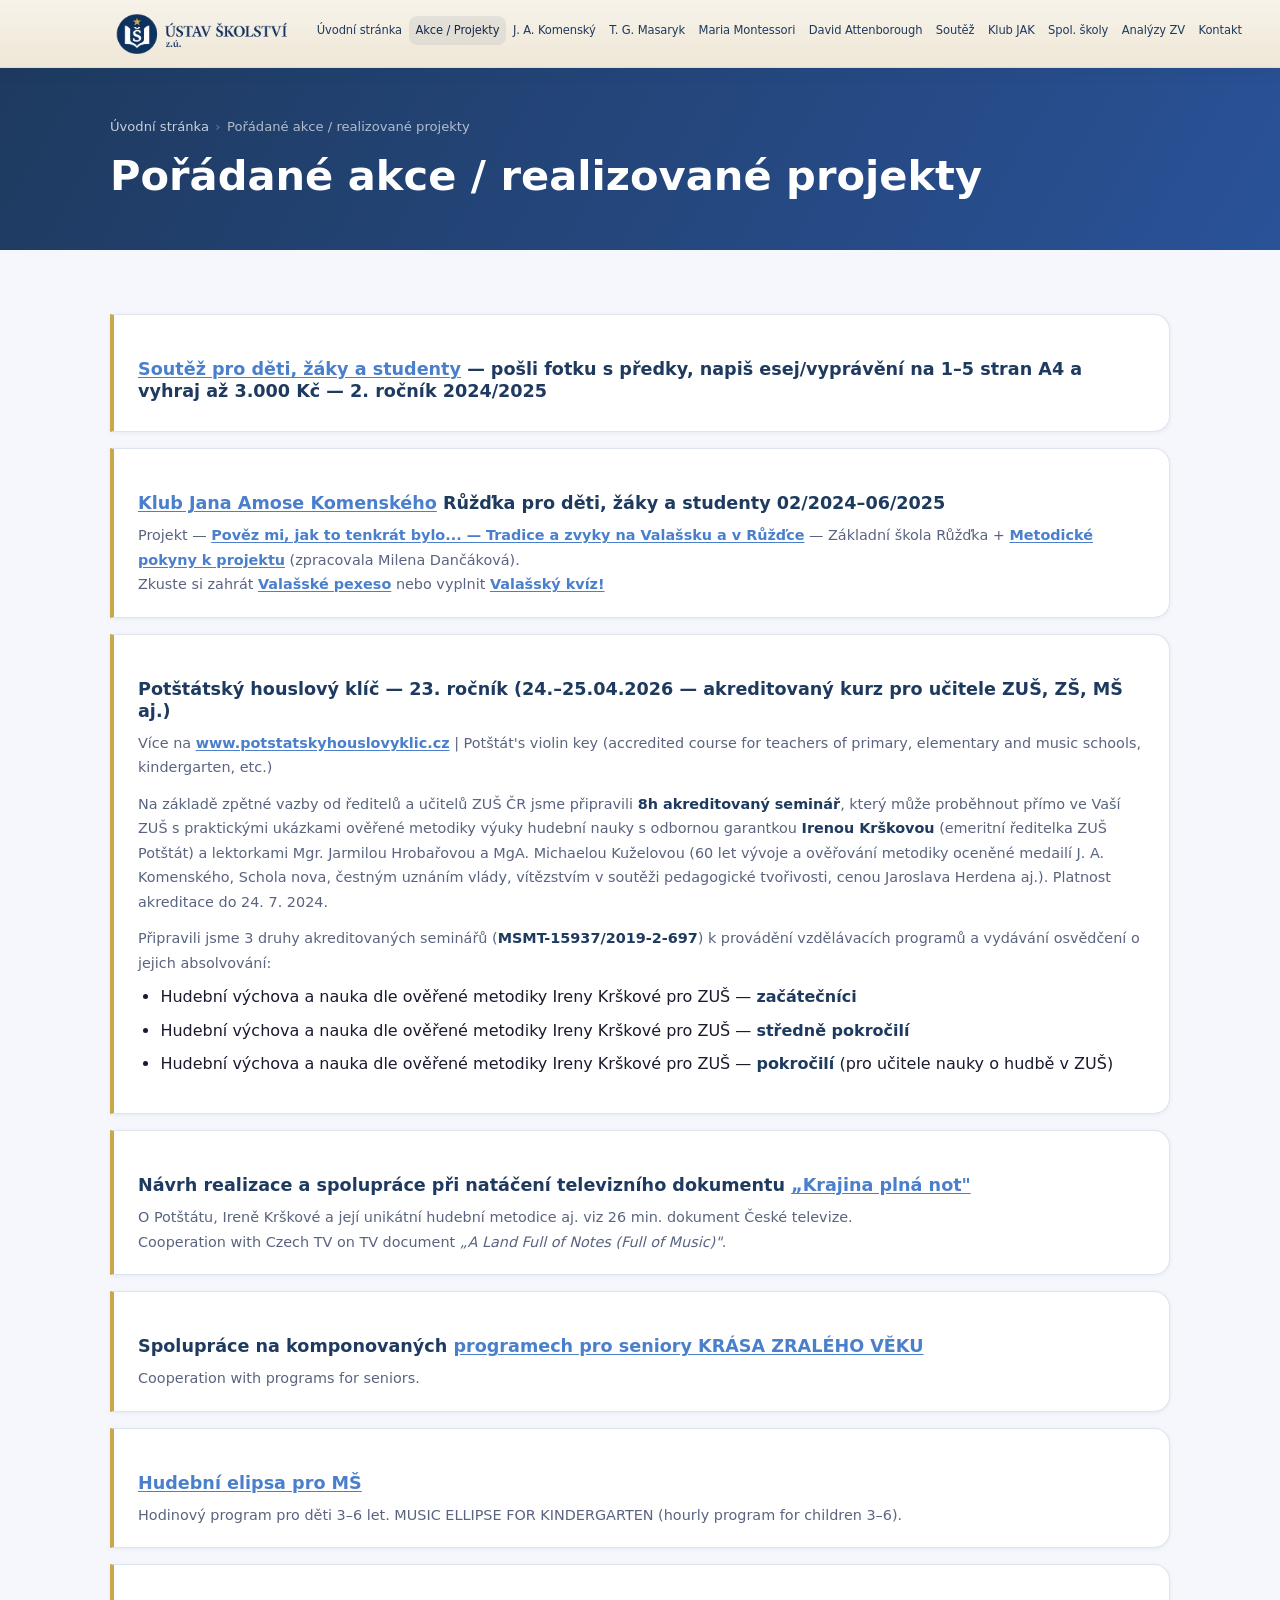
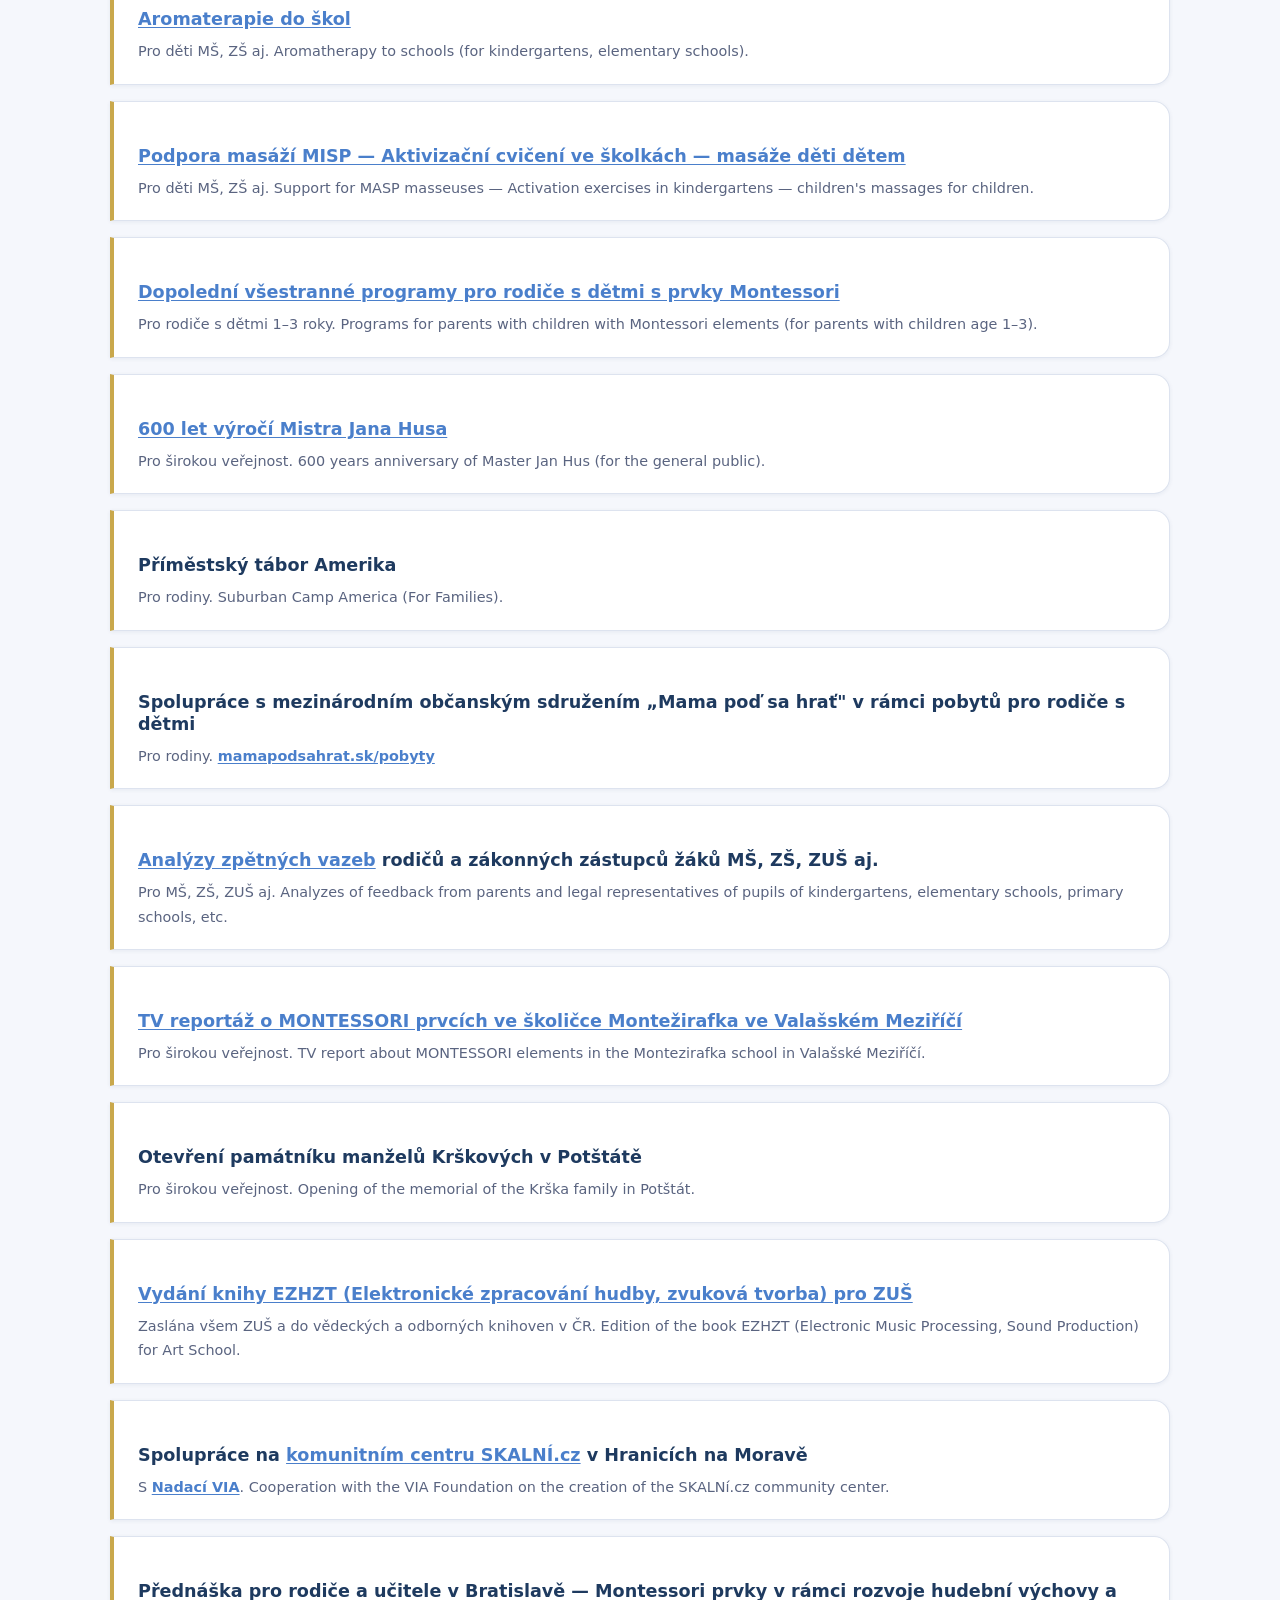
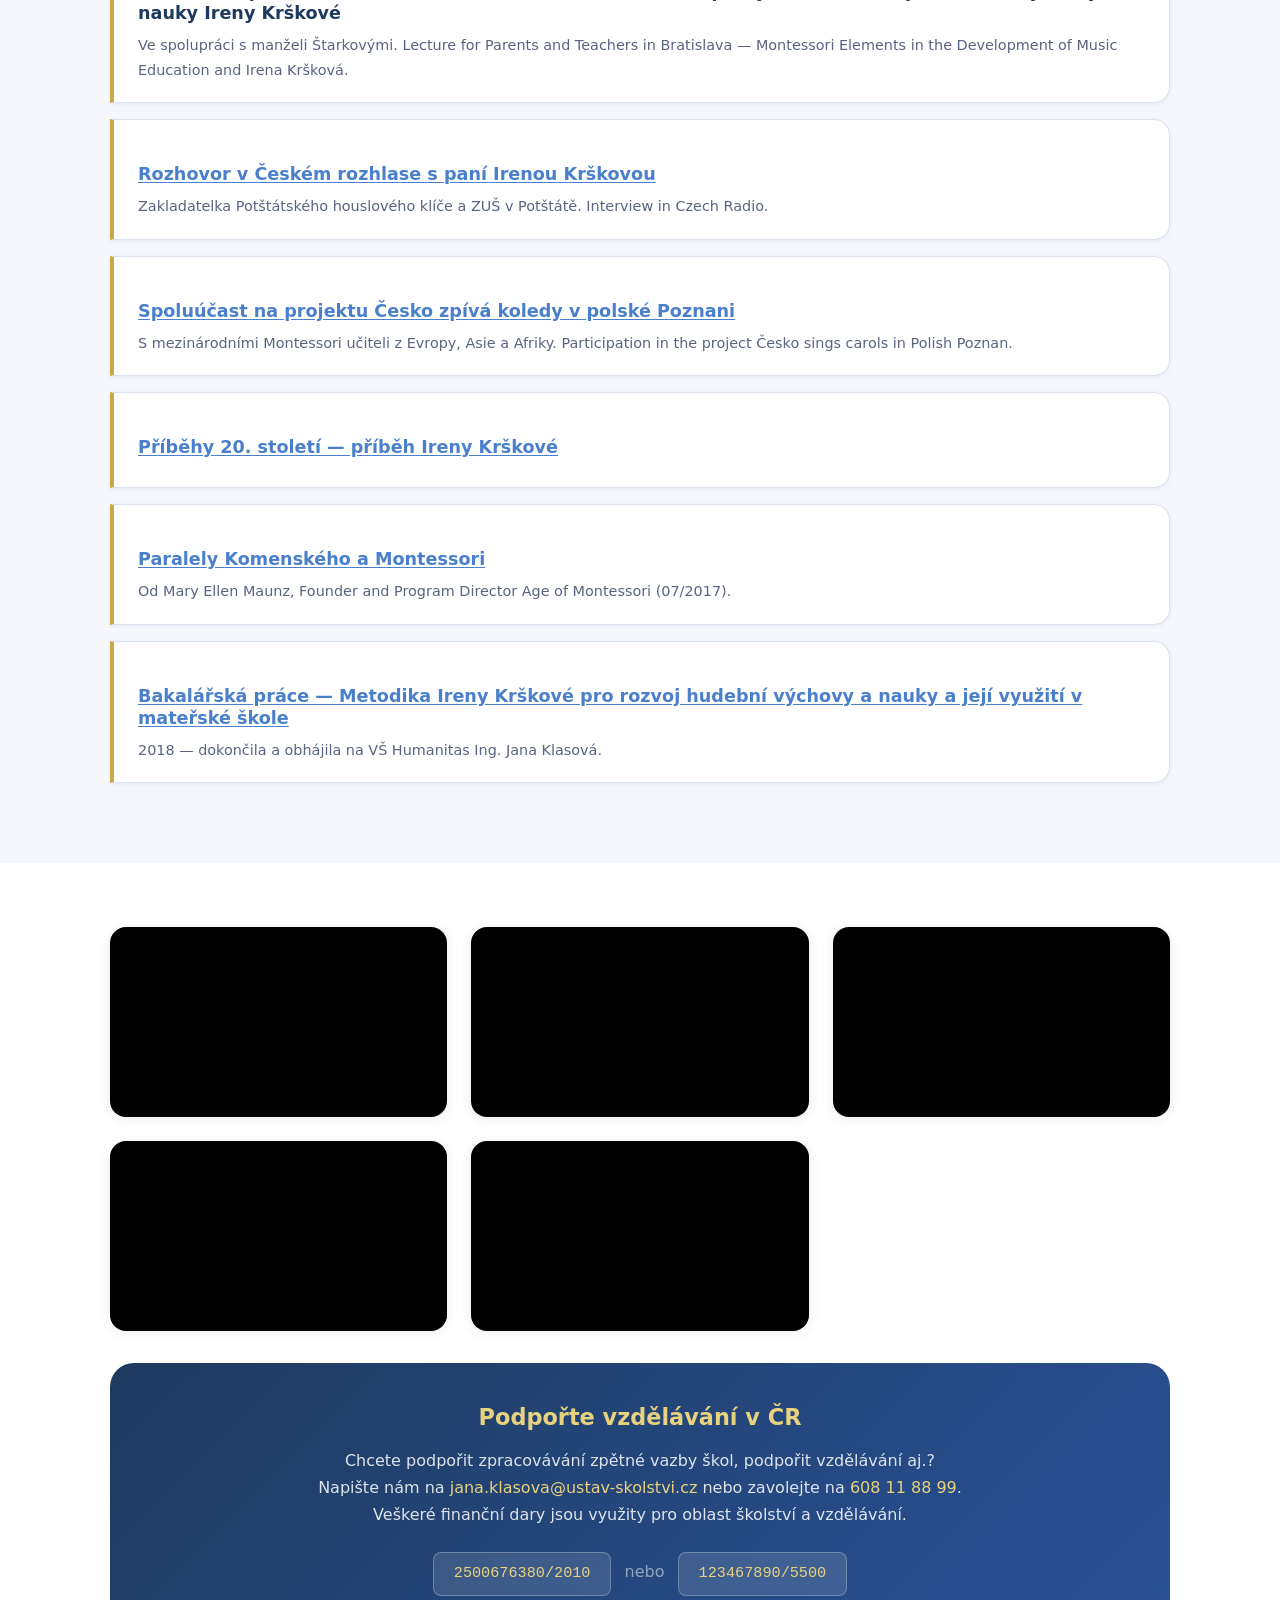
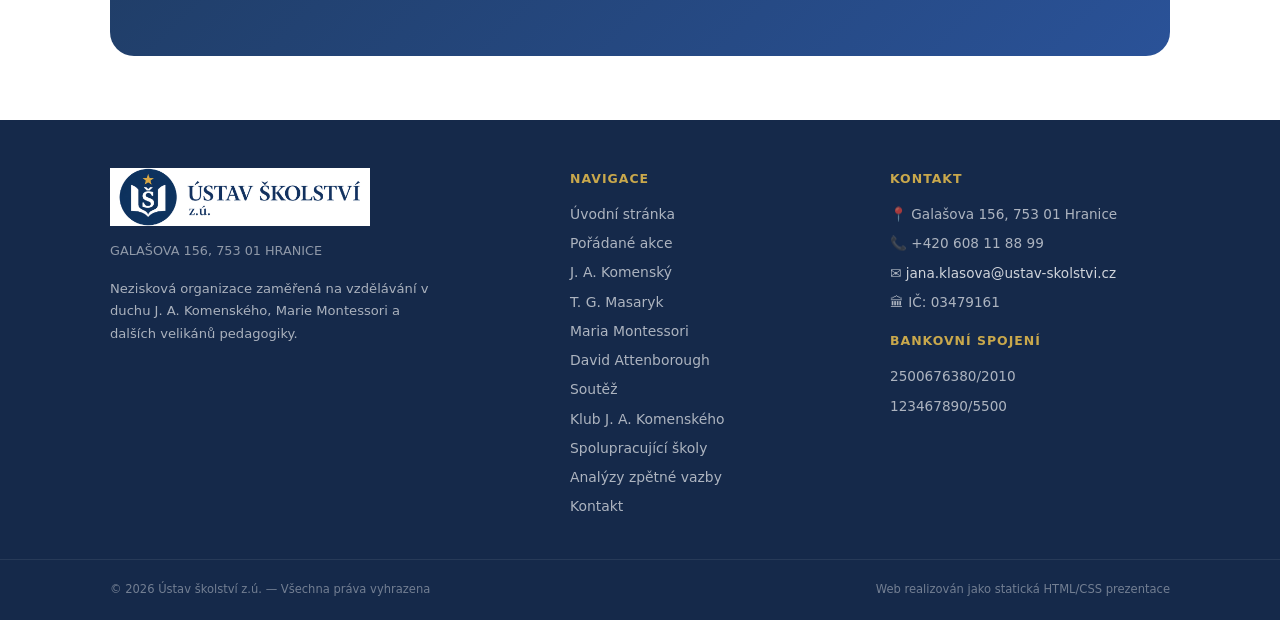
<file: akce.html>
﻿<!DOCTYPE html>
<html lang="cs">
<head>
  <meta charset="UTF-8">
  <meta name="viewport" content="width=device-width, initial-scale=1.0">
  <meta name="description" content="Pořádané akce / realizované projekty — Ústav školství z.ú.">
  <title>Pořádané akce / realizované projekty — Ústav školství z.ú.</title>
  <link rel="icon" href="image/favicon.ico" type="image/x-icon">
  <link rel="stylesheet" href="css/style.css">
</head>
<body>
<nav class="navbar">
  <div class="container navbar__inner">
            <a href="index.html" class="navbar__logo">
      <img src="image/ustav%20logo%20horizontal%20transparent.png" alt="Ústav školství z.ú." class="navbar__logo-img">
    </a>
    <button class="hamburger" aria-label="Menu" aria-expanded="false">
      <span></span><span></span><span></span>
    </button>
    <ul class="navbar__nav">
          <li><a href="index.html">Úvodní stránka</a></li>
          <li><a href="akce.html" class="active">Akce / Projekty</a></li>
          <li><a href="komensky.html">J. A. Komenský</a></li>
          <li><a href="masaryk.html">T. G. Masaryk</a></li>
          <li><a href="montessori.html">Maria Montessori</a></li>
          <li><a href="attenborough.html">David Attenborough</a></li>
          <li><a href="soutez.html">Soutěž</a></li>
          <li><a href="klub.html">Klub JAK</a></li>
          <li><a href="skoly.html">Spol. školy</a></li>
          <li><a href="analyzy.html">Analýzy ZV</a></li>
          <li><a href="kontakt.html">Kontakt</a></li>
    </ul>
  </div>
</nav>

<section class="page-hero">
  <div class="container">
    <div class="breadcrumb">
      <a href="index.html">Úvodní stránka</a>
      <span class="breadcrumb__sep">›</span>
      <span>Pořádané akce / realizované projekty</span>
    </div>
    <h1>Pořádané akce / realizované projekty</h1>
  </div>
</section>
<section class="section">
  <div class="container content-body">
    <div class="activity-item">
      <h4><a href="soutez.html">Soutěž pro děti, žáky a studenty</a> — pošli fotku s předky, napiš esej/vyprávění na 1–5 stran A4 a vyhraj až 3.000 Kč — 2. ročník 2024/2025</h4>
    </div>
    <div class="activity-item">
      <h4><a href="klub.html">Klub Jana Amose Komenského</a> Růžďka pro děti, žáky a studenty 02/2024–06/2025</h4>
      <p>Projekt — <a href="https://www.ustav-skolstvi.cz/soubor/projekt-tradice-a-zvyky-na-valassku-a-v-ruzdce-m-dancakova/" target="_blank" rel="noopener">Pověz mi, jak to tenkrát bylo... — Tradice a zvyky na Valašsku a v Růžďce</a> — Základní škola Růžďka + <a href="https://www.ustav-skolstvi.cz/soubor/metodicke-pokyny-projekt-tradice-a-zvyky-na-valassku-a-v-ruzdce/" target="_blank" rel="noopener">Metodické pokyny k projektu</a> (zpracovala Milena Dančáková).<br>
      Zkuste si zahrát <a href="https://www.ustav-skolstvi.cz/soubor/valasske-minipexeso/" target="_blank" rel="noopener">Valašské pexeso</a> nebo vyplnit <a href="https://www.ustav-skolstvi.cz/soubor/valassky-kviz/" target="_blank" rel="noopener">Valašský kvíz!</a></p>
    </div>
    <div class="activity-item">
      <h4>Potštátský houslový klíč — 23. ročník (24.–25.04.2026 — akreditovaný kurz pro učitele ZUŠ, ZŠ, MŠ aj.)</h4>
      <p>Více na <a href="http://www.potstatskyhouslovyklic.cz" target="_blank" rel="noopener">www.potstatskyhouslovyklic.cz</a> | Potštát's violin key (accredited course for teachers of primary, elementary and music schools, kindergarten, etc.)</p>
      <p style="margin-top:.75rem">Na základě zpětné vazby od ředitelů a učitelů ZUŠ ČR jsme připravili <strong>8h akreditovaný seminář</strong>, který může proběhnout přímo ve Vaší ZUŠ s praktickými ukázkami ověřené metodiky výuky hudební nauky s odbornou garantkou <strong>Irenou Krškovou</strong> (emeritní ředitelka ZUŠ Potštát) a lektorkami Mgr. Jarmilou Hrobařovou a MgA. Michaelou Kuželovou (60 let vývoje a ověřování metodiky oceněné medailí J. A. Komenského, Schola nova, čestným uznáním vlády, vítězstvím v soutěži pedagogické tvořivosti, cenou Jaroslava Herdena aj.). Platnost akreditace do 24. 7. 2024.</p>
      <p style="margin-top:.75rem">Připravili jsme 3 druhy akreditovaných seminářů (<strong>MSMT-15937/2019-2-697</strong>) k provádění vzdělávacích programů a vydávání osvědčení o jejich absolvování:</p>
      <ul style="margin-top:.5rem">
        <li>Hudební výchova a nauka dle ověřené metodiky Ireny Krškové pro ZUŠ — <strong>začátečníci</strong></li>
        <li>Hudební výchova a nauka dle ověřené metodiky Ireny Krškové pro ZUŠ — <strong>středně pokročilí</strong></li>
        <li>Hudební výchova a nauka dle ověřené metodiky Ireny Krškové pro ZUŠ — <strong>pokročilí</strong> (pro učitele nauky o hudbě v ZUŠ)</li>
      </ul>
    </div>
    <div class="activity-item">
      <h4>Návrh realizace a spolupráce při natáčení televizního dokumentu <a href="https://www.ceskatelevize.cz/porady/1097944695-nas-venkov/420235100041007/" target="_blank" rel="noopener">„Krajina plná not"</a></h4>
      <p>O Potštátu, Ireně Krškové a její unikátní hudební metodice aj. viz 26 min. dokument České televize.<br>Cooperation with Czech TV on TV document <em>„A Land Full of Notes (Full of Music)"</em>.</p>
    </div>
    <div class="activity-item">
      <h4>Spolupráce na komponovaných <a href="http://www.krasazralehoveku.cz" target="_blank" rel="noopener">programech pro seniory KRÁSA ZRALÉHO VĚKU</a></h4>
      <p>Cooperation with programs for seniors.</p>
    </div>
    <div class="activity-item">
      <h4><a href="https://youtu.be/bgq4V6eKIdQ" target="_blank" rel="noopener">Hudební elipsa pro MŠ</a></h4>
      <p>Hodinový program pro děti 3–6 let. MUSIC ELLIPSE FOR KINDERGARTEN (hourly program for children 3–6).</p>
    </div>
    <div class="activity-item">
      <h4><a href="https://www.ustav-skolstvi.cz/soubor/aromaterapie-do-skol-hradec-kralove/" target="_blank" rel="noopener">Aromaterapie do škol</a></h4>
      <p>Pro děti MŠ, ZŠ aj. Aromatherapy to schools (for kindergartens, elementary schools).</p>
    </div>
    <div class="activity-item">
      <h4><a href="https://www.ustav-skolstvi.cz/soubor/masaze-misp-do-skol/" target="_blank" rel="noopener">Podpora masáží MISP — Aktivizační cvičení ve školkách — masáže děti dětem</a></h4>
      <p>Pro děti MŠ, ZŠ aj. Support for MASP masseuses — Activation exercises in kindergartens — children's massages for children.</p>
    </div>
    <div class="activity-item">
      <h4><a href="https://youtu.be/OufUnsAqwWs" target="_blank" rel="noopener">Dopolední všestranné programy pro rodiče s dětmi s prvky Montessori</a></h4>
      <p>Pro rodiče s dětmi 1–3 roky. Programs for parents with children with Montessori elements (for parents with children age 1–3).</p>
    </div>
    <div class="activity-item">
      <h4><a href="http://hranicky.denik.cz/zpravy_region/pravda-vitezi-znelo-hranickym-parkem-20150706.html" target="_blank" rel="noopener">600 let výročí Mistra Jana Husa</a></h4>
      <p>Pro širokou veřejnost. 600 years anniversary of Master Jan Hus (for the general public).</p>
    </div>
    <div class="activity-item">
      <h4>Příměstský tábor Amerika</h4>
      <p>Pro rodiny. Suburban Camp America (For Families).</p>
    </div>
    <div class="activity-item">
      <h4>Spolupráce s mezinárodním občanským sdružením „Mama poď sa hrať" v rámci pobytů pro rodiče s dětmi</h4>
      <p>Pro rodiny. <a href="http://mamapodsahrat.sk/pobyty/" target="_blank" rel="noopener">mamapodsahrat.sk/pobyty</a></p>
    </div>
    <div class="activity-item">
      <h4><a href="analyzy.html">Analýzy zpětných vazeb</a> rodičů a zákonných zástupců žáků MŠ, ZŠ, ZUŠ aj.</h4>
      <p>Pro MŠ, ZŠ, ZUŠ aj. Analyzes of feedback from parents and legal representatives of pupils of kindergartens, elementary schools, primary schools, etc.</p>
    </div>
    <div class="activity-item">
      <h4><a href="https://youtu.be/20HOV-JhVrQ" target="_blank" rel="noopener">TV reportáž o MONTESSORI prvcích ve školičce Montežirafka ve Valašském Meziříčí</a></h4>
      <p>Pro širokou veřejnost. TV report about MONTESSORI elements in the Montezirafka school in Valašské Meziříčí.</p>
    </div>
    <div class="activity-item">
      <h4>Otevření památníku manželů Krškových v Potštátě</h4>
      <p>Pro širokou veřejnost. Opening of the memorial of the Krška family in Potštát.</p>
    </div>
    <div class="activity-item">
      <h4><a href="https://www.ustav-skolstvi.cz/obrazek/3/metodika-ezhzt-png/" target="_blank" rel="noopener">Vydání knihy EZHZT (Elektronické zpracování hudby, zvuková tvorba) pro ZUŠ</a></h4>
      <p>Zaslána všem ZUŠ a do vědeckých a odborných knihoven v ČR. Edition of the book EZHZT (Electronic Music Processing, Sound Production) for Art School.</p>
    </div>
    <div class="activity-item">
      <h4>Spolupráce na <a href="http://www.skalni.cz/zahrada" target="_blank" rel="noopener">komunitním centru SKALNÍ.cz</a> v Hranicích na Moravě</h4>
      <p>S <a href="http://www.nadacevia.cz/project/komunitni-centrum-skalni/" target="_blank" rel="noopener">Nadací VIA</a>. Cooperation with the VIA Foundation on the creation of the SKALNí.cz community center.</p>
    </div>
    <div class="activity-item">
      <h4>Přednáška pro rodiče a učitele v Bratislavě — Montessori prvky v rámci rozvoje hudební výchovy a nauky Ireny Krškové</h4>
      <p>Ve spolupráci s manželi Štarkovými. Lecture for Parents and Teachers in Bratislava — Montessori Elements in the Development of Music Education and Irena Kršková.</p>
    </div>
    <div class="activity-item">
      <h4><a href="http://www.rozhlas.cz/olomouc/doporucujeme/_zprava/1453154" target="_blank" rel="noopener">Rozhovor v Českém rozhlase s paní Irenou Krškovou</a></h4>
      <p>Zakladatelka Potštátského houslového klíče a ZUŠ v Potštátě. Interview in Czech Radio.</p>
    </div>
    <div class="activity-item">
      <h4><a href="https://hranicky.denik.cz/zpravy_region/diky-ucitelce-z-potstatu-se-bude-hromadne-koledovat-i-v-polsku-20151207.html" target="_blank" rel="noopener">Spoluúčast na projektu Česko zpívá koledy v polské Poznani</a></h4>
      <p>S mezinárodními Montessori učiteli z Evropy, Asie a Afriky. Participation in the project Česko sings carols in Polish Poznan.</p>
    </div>
    <div class="activity-item">
      <h4><a href="https://www.pribehy20stoleti.cz/pribehy/2014285_zivotni-pribeh-ireny-krskove/" target="_blank" rel="noopener">Příběhy 20. století — příběh Ireny Krškové</a></h4>
    </div>
    <div class="activity-item">
      <h4><a href="https://www.ustav-skolstvi.cz/soubor/paralely-komenskeho-a-montessori/" target="_blank" rel="noopener">Paralely Komenského a Montessori</a></h4>
      <p>Od Mary Ellen Maunz, Founder and Program Director Age of Montessori (07/2017).</p>
    </div>
    <div class="activity-item">
      <h4><a href="https://www.ustav-skolstvi.cz/soubor/metodika-ireny-krskove-pro-rozvoj-hudebni-vychovy-a-nauky/" target="_blank" rel="noopener">Bakalářská práce — Metodika Ireny Krškové pro rozvoj hudební výchovy a nauky a její využití v mateřské škole</a></h4>
      <p>2018 — dokončila a obhájila na VŠ Humanitas Ing. Jana Klasová.</p>
    </div>
  </div>
</section>
<section class="section section--alt">
  <div class="container">
        <div class="video-grid" style="display:grid;grid-template-columns:repeat(auto-fill,minmax(300px,1fr));gap:1.5rem;margin-bottom:2rem">
      <div class="video-wrap">
        <iframe src="https://www.youtube.com/embed/AskIIR1BaH0" width="560" height="315" frameborder="0" allowfullscreen allow="accelerometer; autoplay; clipboard-write; encrypted-media; gyroscope; picture-in-picture" title="Video 1"></iframe>
      </div>
      <div class="video-wrap">
        <iframe src="https://www.youtube.com/embed/bgq4V6eKIdQ" width="560" height="315" frameborder="0" allowfullscreen allow="accelerometer; autoplay; clipboard-write; encrypted-media; gyroscope; picture-in-picture" title="Video 2"></iframe>
      </div>
      <div class="video-wrap">
        <iframe src="https://www.youtube.com/embed/uH6yVoZeV_o" width="560" height="315" frameborder="0" allowfullscreen allow="accelerometer; autoplay; clipboard-write; encrypted-media; gyroscope; picture-in-picture" title="Video 3"></iframe>
      </div>
      <div class="video-wrap">
        <iframe src="https://www.youtube.com/embed/NBG8NALlWn8" width="560" height="315" frameborder="0" allowfullscreen allow="accelerometer; autoplay; clipboard-write; encrypted-media; gyroscope; picture-in-picture" title="Video 4"></iframe>
      </div>
      <div class="video-wrap">
        <iframe src="https://www.youtube.com/embed/OufUnsAqwWs" width="560" height="315" frameborder="0" allowfullscreen allow="accelerometer; autoplay; clipboard-write; encrypted-media; gyroscope; picture-in-picture" title="Video 5"></iframe>
      </div>
    </div>
    <div class="donation-cta">
      <h3>Podpořte vzdělávání v ČR</h3>
      <p>Chcete podpořit zpracovávání zpětné vazby škol, podpořit vzdělávání aj.?<br>
      Napište nám na <a href="mailto:jana.klasova@ustav-skolstvi.cz" style="color:var(--secondary-light)">jana.klasova@ustav-skolstvi.cz</a> nebo zavolejte na <a href="tel:+420608118899" style="color:var(--secondary-light)">608 11 88 99</a>.<br>
      Veškeré finanční dary jsou využity pro oblast školství a vzdělávání.</p>
      <div class="iban">2500676380/2010</div>
      <span style="color:rgba(255,255,255,.5);margin:0 .5rem">nebo</span>
      <div class="iban">123467890/5500</div>
    </div>
  </div>
</section>
<footer class="footer">
  <div class="container footer__inner">
        <div class="footer__col footer__brand">
      <img src="image/ustav logo horizontla.png" alt="Ústav školství z.ú." class="footer__brand-logo">
      <p style="font-size:.8rem;margin-top:.25rem;opacity:.7">GALAŠOVA 156, 753 01 HRANICE</p>
      <p style="font-size:.82rem;margin-top:.5rem;opacity:.85">Nezisková organizace zaměřená na vzdělávání v duchu J.&nbsp;A.&nbsp;Komenského, Marie Montessori a dalších velikánů pedagogiky.</p>
    </div>
    <div class="footer__col">
      <div class="footer__col-title">NAVIGACE</div>
      <nav class="footer__links">
        <a href="index.html">Úvodní stránka</a>
        <a href="akce.html">Pořádané akce</a>
        <a href="komensky.html">J. A. Komenský</a>
        <a href="masaryk.html">T. G. Masaryk</a>
        <a href="montessori.html">Maria Montessori</a>
        <a href="attenborough.html">David Attenborough</a>
        <a href="soutez.html">Soutěž</a>
        <a href="klub.html">Klub J. A. Komenského</a>
        <a href="skoly.html">Spolupracující školy</a>
        <a href="analyzy.html">Analýzy zpětné vazby</a>
        <a href="kontakt.html">Kontakt</a>
      </nav>
    </div>
    <div class="footer__col">
      <div class="footer__col-title">KONTAKT</div>
      <div class="footer__contact">
        <p>📍 Galašova 156, 753 01 Hranice</p>
        <p>📞 +420 608 11 88 99</p>
        <p>✉️ <a href="mailto:jana.klasova@ustav-skolstvi.cz">jana.klasova@ustav-skolstvi.cz</a></p>
        <p>🏛 IČ: 03479161</p>
      </div>
      <div class="footer__col-title" style="margin-top:1rem">BANKOVNÍ SPOJENÍ</div>
      <div class="footer__contact">
        <p>2500676380/2010</p>
        <p>123467890/5500</p>
      </div>
    </div>
  </div>
  <div class="footer__bottom">
    <div class="container footer__bottom-inner">
      <span>© <span class="js-year"></span> Ústav školství z.ú. — Všechna práva vyhrazena</span>
      <span>Web realizován jako statická HTML/CSS prezentace</span>
    </div>
  </div>
</footer>
<script src="js/main.js"></script>
</body>
</html>
</file>
<file: css/style.css>
/* ===== ÚSTAV ŠKOLSTVÍ z.ú. — Modern Static Web ===== */

:root {
  --primary:        #1e3a5f;
  --primary-light:  #2a5298;
  --primary-hover:  #15294a;
  --secondary:      #c9a84c;
  --secondary-light:#e8d27e;
  --accent:         #4a7fcb;
  --accent-bg:      #eef3fb;
  --text:           #1a1a2e;
  --text-muted:     #5a6480;
  --bg:             #f5f7fc;
  --bg-white:       #ffffff;
  --border:         #dde3ef;
  --shadow-sm:      0 1px 4px rgba(30,58,95,.07);
  --shadow:         0 2px 12px rgba(30,58,95,.1);
  --shadow-lg:      0 8px 32px rgba(30,58,95,.14);
  --radius:         8px;
  --radius-lg:      16px;
  --radius-xl:      24px;
  --font:           -apple-system, BlinkMacSystemFont, 'Segoe UI', system-ui, Roboto, sans-serif;
  --nav-h:          68px;
  --max-w:          1100px;
  --transition:     .2s ease;
}

*, *::before, *::after { box-sizing: border-box; margin: 0; padding: 0; }
html { scroll-behavior: smooth; font-size: 16px; -webkit-text-size-adjust: 100%; }
body { font-family: var(--font); color: var(--text); background: var(--bg); line-height: 1.7; }
img { max-width: 100%; height: auto; display: block; }
a { color: var(--primary-light); text-decoration: none; transition: color var(--transition); }
a:hover { color: var(--secondary); }
ul, ol { padding-left: 1.4rem; }
li { margin-bottom: .35rem; }

/* ── TYPOGRAPHY ───────────────────────────────────── */
h1, h2, h3, h4, h5 { line-height: 1.25; font-weight: 700; color: var(--primary); }
h1 { font-size: clamp(1.75rem, 4vw, 2.6rem); }
h2 { font-size: clamp(1.4rem, 3vw, 2rem); }
h3 { font-size: clamp(1.1rem, 2.5vw, 1.4rem); }
h4 { font-size: 1.1rem; }
p  { margin-bottom: 1rem; }
p:last-child { margin-bottom: 0; }
strong { color: var(--primary); }
em { font-style: italic; }
blockquote {
  border-left: 4px solid var(--secondary);
  padding: .75rem 1.25rem;
  background: var(--accent-bg);
  border-radius: 0 var(--radius) var(--radius) 0;
  margin: 1rem 0;
  font-style: italic;
  color: var(--text-muted);
}

/* ── LAYOUT ───────────────────────────────────────── */
.container {
  max-width: var(--max-w);
  margin: 0 auto;
  padding: 0 1.25rem;
}
.section {
  padding: 4rem 0;
}
.section--sm { padding: 2.5rem 0; }
.section--alt { background: var(--bg-white); }
.section--dark {
  background: var(--primary);
  color: rgba(255,255,255,.9);
}
.section--dark h2, .section--dark h3 { color: var(--secondary-light); }
.section--dark p, .section--dark li { color: rgba(255,255,255,.85); }
.section--dark a { color: var(--secondary-light); }

/* ── NAVIGATION ───────────────────────────────────── */
.navbar {
  position: sticky;
  top: 0;
  z-index: 1000;
  background: linear-gradient(180deg, #f7f3ea 0%, #efe7d7 100%);
  height: var(--nav-h);
  box-shadow: 0 2px 16px rgba(30,58,95,.12);
  border-bottom: 1px solid rgba(30,58,95,.12);
}
.navbar__inner {
  display: flex;
  align-items: center;
  justify-content: space-between;
  height: 100%;
  gap: 1rem;
}
.navbar__logo {
  display: flex;
  align-items: center;
  color: var(--primary);
  text-decoration: none;
  line-height: 1.2;
  flex-shrink: 0;
}
.navbar__logo-img {
  height: clamp(34px, 4.2vw, 46px);
  width: auto;
  object-fit: contain;
  flex-shrink: 0;
}
.navbar__nav {
  display: flex;
  align-items: center;
  gap: 0;
  list-style: none;
  padding: 0;
  margin: 0;
}
.navbar__nav a {
  display: block;
  color: var(--primary);
  padding: .3rem .42rem;
  border-radius: var(--radius);
  font-size: .72rem;
  letter-spacing: -.01em;
  font-weight: 500;
  transition: background var(--transition), color var(--transition);
  white-space: nowrap;
}
.navbar__nav a:hover,
.navbar__nav a.active {
  background: rgba(30,58,95,.08);
  color: var(--primary-hover);
}
.hamburger {
  display: none;
  flex-direction: column;
  gap: 5px;
  background: none;
  border: none;
  cursor: pointer;
  padding: .5rem;
  border-radius: var(--radius);
}
.hamburger span {
  display: block;
  width: 24px;
  height: 2px;
  background: var(--primary);
  transition: var(--transition);
}
.hamburger.open span:nth-child(1) { transform: translateY(7px) rotate(45deg); }
.hamburger.open span:nth-child(2) { opacity: 0; }
.hamburger.open span:nth-child(3) { transform: translateY(-7px) rotate(-45deg); }

/* ── HERO ─────────────────────────────────────────── */
.hero {
  background: linear-gradient(135deg, var(--primary) 0%, var(--primary-light) 60%, #1a4a8a 100%);
  color: #fff;
  padding: 5rem 0 4rem;
  position: relative;
  overflow: hidden;
}
.hero::before {
  content: '';
  position: absolute;
  inset: 0;
  background: linear-gradient(90deg, rgba(10,22,40,.18) 0%, rgba(10,22,40,.08) 55%, rgba(10,22,40,0) 100%);
  pointer-events: none;
}
.hero::after {
  content: '';
  position: absolute;
  right: -8rem;
  top: -8rem;
  width: 40rem;
  height: 40rem;
  background: radial-gradient(circle, rgba(201,168,76,.18) 0%, transparent 70%);
  pointer-events: none;
}
.hero .container {
  position: relative;
  z-index: 1;
}
.hero__badge {
  display: inline-flex;
  align-items: center;
  gap: .4rem;
  background: rgba(201,168,76,.2);
  border: 1px solid var(--secondary);
  color: var(--secondary-light);
  padding: .3rem .8rem;
  border-radius: 999px;
  font-size: .72rem;
  letter-spacing: -.01em;
  font-weight: 600;
  letter-spacing: .05em;
  text-transform: uppercase;
  margin-bottom: 1.25rem;
}
.hero h1 {
  color: #fff;
  margin-bottom: 1.25rem;
  text-shadow: 0 2px 10px rgba(0,0,0,.18);
}
.hero p,
.hero li {
  color: rgba(255,255,255,.96);
  max-width: 860px;
  font-size: 1.05rem;
  margin-bottom: 1rem;
  text-shadow: 0 1px 2px rgba(0,0,0,.18);
}
.hero ul {
  margin-top: 1rem;
  max-width: 980px;
}
.hero li strong,
.hero p strong {
  color: #fff;
  font-weight: 700;
}
.hero__actions { display: flex; gap: 1rem; flex-wrap: wrap; margin-top: 2rem; }

/* ── BUTTONS ──────────────────────────────────────── */
.btn {
  display: inline-flex;
  align-items: center;
  gap: .5rem;
  padding: .75rem 1.5rem;
  border-radius: var(--radius);
  font-weight: 600;
  font-size: .95rem;
  cursor: pointer;
  border: 2px solid transparent;
  transition: all var(--transition);
  text-decoration: none;
  line-height: 1;
}
.btn--primary {
  background: var(--secondary);
  color: var(--primary);
  border-color: var(--secondary);
}
.btn--primary:hover {
  background: var(--secondary-light);
  color: var(--primary);
  transform: translateY(-1px);
  box-shadow: var(--shadow);
}
.btn--outline {
  background: transparent;
  color: #fff;
  border-color: rgba(255,255,255,.5);
}
.btn--outline:hover {
  background: rgba(255,255,255,.1);
  color: #fff;
  border-color: #fff;
}
.btn--sm { padding: .5rem 1rem; font-size: .85rem; }

/* ── CARDS ────────────────────────────────────────── */
.card {
  background: var(--bg-white);
  border-radius: var(--radius-lg);
  box-shadow: var(--shadow);
  padding: 1.75rem;
  transition: box-shadow var(--transition), transform var(--transition);
  border: 1px solid var(--border);
}
.card:hover { box-shadow: var(--shadow-lg); transform: translateY(-2px); }
.card__icon {
  width: 48px;
  height: 48px;
  background: var(--accent-bg);
  border-radius: var(--radius);
  display: flex;
  align-items: center;
  justify-content: center;
  font-size: 1.4rem;
  margin-bottom: 1rem;
}
.card__title { margin-bottom: .5rem; }
.card__text { color: var(--text-muted); font-size: .92rem; }

/* ── GRID ─────────────────────────────────────────── */
.grid { display: grid; gap: 1.5rem; }
.grid--2 { grid-template-columns: repeat(2, 1fr); }
.grid--3 { grid-template-columns: repeat(3, 1fr); }
.grid--4 { grid-template-columns: repeat(4, 1fr); }
.grid--auto { grid-template-columns: repeat(auto-fit, minmax(280px, 1fr)); }

/* ── SECTION HEADER ───────────────────────────────── */
.section-header {
  text-align: center;
  margin-bottom: 3rem;
}
.section-header__eyebrow {
  display: inline-block;
  color: var(--secondary);
  font-size: .72rem;
  letter-spacing: -.01em;
  font-weight: 700;
  text-transform: uppercase;
  letter-spacing: .1em;
  margin-bottom: .5rem;
}
.section-header h2 { margin-bottom: .75rem; }
.section-header p { color: var(--text-muted); max-width: 600px; margin: 0 auto; }

/* ── HIGHLIGHT BOX ────────────────────────────────── */
.highlight-box {
  background: linear-gradient(135deg, var(--accent-bg), #fff);
  border: 1px solid var(--accent);
  border-left: 4px solid var(--accent);
  border-radius: var(--radius-lg);
  padding: 1.75rem 2rem;
  margin: 2rem 0;
}
.highlight-box--warning {
  border-left-color: var(--secondary);
  background: linear-gradient(135deg, #fef9ec, #fff);
  border-color: var(--secondary);
}
.highlight-box__label {
  font-size: .75rem;
  font-weight: 700;
  text-transform: uppercase;
  letter-spacing: .1em;
  color: var(--accent);
  margin-bottom: .5rem;
}
.highlight-box--warning .highlight-box__label { color: var(--secondary); }
.highlight-box h3 { margin-bottom: .75rem; }

/* ── EVENT CARD ───────────────────────────────────── */
.event-card {
  background: var(--bg-white);
  border-radius: var(--radius-lg);
  padding: 2rem;
  border: 1px solid var(--border);
  box-shadow: var(--shadow);
}
.event-card__date {
  display: inline-flex;
  align-items: center;
  gap: .5rem;
  background: var(--accent-bg);
  color: var(--accent);
  padding: .35rem .85rem;
  border-radius: 999px;
  font-size: .82rem;
  font-weight: 700;
  margin-bottom: 1rem;
}

/* ── VIDEO GRID ───────────────────────────────────── */
.video-grid { display: grid; grid-template-columns: repeat(auto-fit, minmax(280px, 1fr)); gap: 1.25rem; }
.video-wrap {
  position: relative;
  padding-top: 56.25%;
  border-radius: var(--radius-lg);
  overflow: hidden;
  background: #000;
  box-shadow: var(--shadow);
}
.video-wrap iframe {
  position: absolute;
  inset: 0;
  width: 100%;
  height: 100%;
  border: none;
}

/* ── NUMBERED LIST ────────────────────────────────── */
.numbered-list { list-style: none; padding: 0; counter-reset: item; }
.numbered-list li {
  counter-increment: item;
  display: flex;
  gap: 1rem;
  padding: 1rem 0;
  border-bottom: 1px solid var(--border);
  align-items: flex-start;
}
.numbered-list li:last-child { border-bottom: none; }
.numbered-list li::before {
  content: counter(item);
  display: flex;
  align-items: center;
  justify-content: center;
  min-width: 32px;
  height: 32px;
  background: var(--primary);
  color: var(--secondary-light);
  border-radius: 50%;
  font-size: .72rem;
  letter-spacing: -.01em;
  font-weight: 700;
  flex-shrink: 0;
  margin-top: .1rem;
}

/* ── PARTNERS / LOGOS ─────────────────────────────── */
.partners-grid {
  display: flex;
  flex-wrap: wrap;
  gap: 2rem;
  align-items: center;
  justify-content: center;
}
.partners-grid img {
  max-height: 60px;
  max-width: 140px;
  object-fit: contain;
  filter: grayscale(30%);
  opacity: .85;
  transition: opacity var(--transition), filter var(--transition);
}
.partners-grid img:hover { opacity: 1; filter: none; }

/* ── CONTACT GRID ─────────────────────────────────── */
.contact-person {
  background: var(--bg-white);
  border: 1px solid var(--border);
  border-radius: var(--radius-lg);
  padding: 1.5rem;
  box-shadow: var(--shadow-sm);
}
.contact-person__name {
  font-size: 1rem;
  font-weight: 700;
  color: var(--primary);
  margin-bottom: .25rem;
}
.contact-person__role {
  font-size: .82rem;
  color: var(--text-muted);
  margin-bottom: .75rem;
  line-height: 1.4;
}
.contact-person__link {
  display: inline-flex;
  align-items: center;
  gap: .4rem;
  font-size: .88rem;
  color: var(--accent);
}

/* ── DONATION CTA ─────────────────────────────────── */
.donation-cta {
  background: linear-gradient(135deg, var(--primary), var(--primary-light));
  color: #fff;
  border-radius: var(--radius-xl);
  padding: 2.5rem 2rem;
  text-align: center;
}
.donation-cta h3 { color: var(--secondary-light); margin-bottom: 1rem; }
.donation-cta p { color: rgba(255,255,255,.85); margin-bottom: 1.5rem; }
.donation-cta .iban {
  display: inline-block;
  background: rgba(255,255,255,.12);
  border: 1px solid rgba(255,255,255,.25);
  border-radius: var(--radius);
  padding: .5rem 1.25rem;
  font-family: monospace;
  font-size: .95rem;
  color: var(--secondary-light);
  margin-bottom: 1.25rem;
}

/* ── PAGE HERO ────────────────────────────────────── */
.page-hero {
  background: linear-gradient(120deg, var(--primary) 0%, var(--primary-light) 100%);
  color: #fff;
  padding: 3rem 0 2.5rem;
}
.page-hero h1 { color: #fff; margin-bottom: .5rem; }
.breadcrumb {
  display: flex;
  gap: .4rem;
  align-items: center;
  font-size: .82rem;
  color: rgba(255,255,255,.65);
  margin-bottom: .75rem;
}
.breadcrumb a { color: rgba(255,255,255,.75); }
.breadcrumb a:hover { color: var(--secondary-light); }
.breadcrumb__sep { opacity: .5; }

/* ── ACTIVITIES LIST ──────────────────────────────── */
.activity-item {
  background: var(--bg-white);
  border: 1px solid var(--border);
  border-left: 4px solid var(--secondary);
  border-radius: 0 var(--radius-lg) var(--radius-lg) 0;
  padding: 1.25rem 1.5rem;
  margin-bottom: 1rem;
  box-shadow: var(--shadow-sm);
}
.activity-item h4 { color: var(--primary); margin-bottom: .35rem; }
.activity-item p { color: var(--text-muted); font-size: .9rem; margin: 0; }
.activity-item a { color: var(--accent); font-weight: 600; }

/* ── SCHOOLS LIST ─────────────────────────────────── */
.school-card {
  background: var(--bg-white);
  border: 1px solid var(--border);
  border-radius: var(--radius-lg);
  padding: 1.5rem;
  box-shadow: var(--shadow-sm);
  transition: box-shadow var(--transition);
}
.school-card:hover { box-shadow: var(--shadow); }
.school-card h4 { color: var(--primary); margin-bottom: .5rem; font-size: .95rem; }
.school-card a { font-size: .85rem; color: var(--accent); }

/* ── FOOTER ───────────────────────────────────────── */
.footer {
  background: var(--primary-hover, #0f2338);
  color: rgba(255,255,255,.75);
  padding: 3rem 0 0;
}
.footer__inner {
  display: grid;
  grid-template-columns: 1.5fr 1fr 1fr;
  gap: 2.5rem;
  padding-bottom: 2.5rem;
}
.footer__col {}
.footer__brand { max-width: 320px; }
.footer__brand-logo {
  display: block;
  width: clamp(180px, 24vw, 260px);
  height: auto;
  margin-bottom: .9rem;
}
.footer__brand strong { font-size: 1.05rem; color: #fff; }
.footer__brand-name {
  font-size: 1.05rem;
  font-weight: 700;
  color: #fff;
  margin-bottom: .25rem;
}
.footer__brand-tagline {
  font-size: .78rem;
  color: rgba(255,255,255,.5);
  text-transform: uppercase;
  letter-spacing: .06em;
  margin-bottom: 1rem;
}
.footer__desc { font-size: .87rem; line-height: 1.6; color: rgba(255,255,255,.65); }
.footer__col-title {
  font-size: .78rem;
  font-weight: 700;
  text-transform: uppercase;
  letter-spacing: .08em;
  color: var(--secondary);
  margin-bottom: .85rem;
}
/* rich footer nav links as block anchors */
.footer__links { list-style: none; padding: 0; display: flex; flex-direction: column; gap: .35rem; }
.footer__links li { margin-bottom: 0; }
.footer__links a,
.footer__col nav.footer__links a {
  color: rgba(255,255,255,.65);
  font-size: .87rem;
  transition: color var(--transition);
  display: block;
}
.footer__links a:hover { color: var(--secondary); }
/* nav inside footer (non-list) */
nav.footer__links { display: flex; flex-direction: column; gap: .35rem; }
nav.footer__links a { color: rgba(255,255,255,.65); font-size: .85rem; }
nav.footer__links a:hover { color: var(--secondary); }
/* old-style footer nav (flat list of anchors with no wrapper) */
.footer__nav { display: flex; flex-direction: column; gap: .35rem; }
.footer__nav a { color: rgba(255,255,255,.65); font-size: .85rem; display: block; }
.footer__nav a:hover { color: var(--secondary); }
.footer__contact { display: flex; flex-direction: column; gap: .4rem; }
.footer__contact p { font-size: .85rem; color: rgba(255,255,255,.65); margin: 0; }
.footer__contact a { color: rgba(255,255,255,.8); }
.footer__contact-item {
  display: flex;
  gap: .6rem;
  font-size: .87rem;
  color: rgba(255,255,255,.65);
  margin-bottom: .5rem;
  align-items: flex-start;
}
.footer__contact-item a { color: rgba(255,255,255,.8); }
.footer__bottom {
  border-top: 1px solid rgba(255,255,255,.08);
  padding: 1.25rem 0;
  font-size: .72rem;
  color: rgba(255,255,255,.4);
}
.footer__bottom-inner {
  display: flex;
  align-items: center;
  justify-content: space-between;
  flex-wrap: wrap;
  gap: 1rem;
}
.footer__bottom a { color: rgba(255,255,255,.5); }
.footer__copy { font-size: .72rem; color: rgba(255,255,255,.4); margin-top: 1.5rem; }

/* ── INLINE CONTENT STYLES ────────────────────────── */
.content-body h3 { margin-top: 2rem; margin-bottom: .75rem; color: var(--primary); }
.content-body h4 { margin-top: 1.5rem; margin-bottom: .5rem; color: var(--primary); }
.content-body ul, .content-body ol { margin-bottom: 1rem; }
.content-body li { margin-bottom: .4rem; }
.content-body a { color: var(--accent); text-decoration: underline; text-underline-offset: 2px; }
.content-body img {
  border-radius: var(--radius-lg);
  box-shadow: var(--shadow);
  margin: 1.5rem 0;
}
.content-body hr { border: none; border-top: 1px solid var(--border); margin: 2rem 0; }

/* ── QUOTE PERSON ─────────────────────────────────── */
.quote-card {
  background: linear-gradient(135deg, #f0f5ff, #fff);
  border: 1px solid var(--border);
  border-radius: var(--radius-xl);
  padding: 2rem 2.5rem;
  position: relative;
}
.quote-card::before {
  content: '"';
  position: absolute;
  top: -1rem;
  left: 1.5rem;
  font-size: 6rem;
  font-weight: 900;
  color: var(--secondary);
  opacity: .4;
  line-height: 1;
  font-family: Georgia, serif;
}
.quote-card__text { font-style: italic; font-size: 1.05rem; color: var(--text); margin-bottom: 1rem; line-height: 1.8; }
.quote-card__author { font-weight: 700; color: var(--primary); font-size: .9rem; }

/* ── AWARD BADGE ──────────────────────────────────── */
.award-list { list-style: none; padding: 0; }
.award-list li {
  display: flex;
  align-items: flex-start;
  gap: .75rem;
  padding: .6rem 0;
  border-bottom: 1px solid var(--border);
  font-size: .92rem;
}
.award-list li:last-child { border-bottom: none; }
.award-list li::before {
  content: '🏅';
  flex-shrink: 0;
  margin-top: .1rem;
}

/* ── COMPETITION PAGE ─────────────────────────────── */
.prize-grid { display: grid; grid-template-columns: repeat(auto-fit, minmax(160px, 1fr)); gap: 1rem; }
.prize-card {
  text-align: center;
  background: var(--bg-white);
  border: 2px solid var(--border);
  border-radius: var(--radius-lg);
  padding: 1.5rem 1rem;
  transition: border-color var(--transition), box-shadow var(--transition);
}
.prize-card--gold { border-color: var(--secondary); }
.prize-card--silver { border-color: #aaa; }
.prize-card--bronze { border-color: #cd7f32; }
.prize-card__amount {
  font-size: 1.6rem;
  font-weight: 800;
  color: var(--primary);
  margin-bottom: .25rem;
}
.prize-card__label { font-size: .82rem; color: var(--text-muted); }

/* ── TABLE ────────────────────────────────────────── */
.info-table { width: 100%; border-collapse: collapse; }
.info-table td {
  padding: .6rem .75rem;
  border-bottom: 1px solid var(--border);
  font-size: .9rem;
}
.info-table td:first-child { font-weight: 600; color: var(--text-muted); width: 35%; }

/* ── MOBILE ───────────────────────────────────────── */
@media (max-width: 900px) {
  .grid--3 { grid-template-columns: repeat(2, 1fr); }
  .grid--4 { grid-template-columns: repeat(2, 1fr); }
  .footer__grid { grid-template-columns: 1fr 1fr; }
  .footer__inner { grid-template-columns: 1fr 1fr; }
  .navbar__nav { display: none; flex-direction: column; position: absolute; top: var(--nav-h); left: 0; right: 0; background: linear-gradient(180deg, #f7f3ea 0%, #efe7d7 100%); padding: 1rem; gap: 0; box-shadow: 0 8px 24px rgba(30,58,95,.14); border-top: 1px solid rgba(30,58,95,.12); }
  .navbar__nav.open { display: flex; }
  .navbar__nav a { padding: .6rem 1rem; font-size: .9rem; }
  .hamburger { display: flex; }
  .navbar { position: relative; }
}
@media (max-width: 640px) {
  .grid--2, .grid--3, .grid--4 { grid-template-columns: 1fr; }
  .footer__grid { grid-template-columns: 1fr; gap: 2rem; }
  .footer__inner { grid-template-columns: 1fr; gap: 2rem; }
  .footer__bottom-inner { flex-direction: column; text-align: center; }
  .footer__bottom { flex-direction: column; text-align: center; }
  .footer__brand-logo { width: clamp(160px, 56vw, 220px); }
  .navbar__logo-img { height: clamp(30px, 7vw, 38px); }
  .hero { padding: 3rem 0 2.5rem; }
  .hero__actions { flex-direction: column; }
  .section { padding: 2.5rem 0; }
  .card, .event-card { padding: 1.25rem; }
  .video-grid { grid-template-columns: 1fr; }
  .prize-grid { grid-template-columns: repeat(2, 1fr); }
}

/* ── School card extras ── */
.school-card__type { font-size: .72rem; font-weight: 700; letter-spacing: .06em; text-transform: uppercase; color: var(--accent); background: var(--accent-bg); padding: .2rem .55rem; border-radius: 4px; display: inline-block; margin-bottom: .5rem; }
.school-card__name { font-size: 1.05rem; font-weight: 700; color: var(--primary); margin: .25rem 0 .2rem; }
.school-card__location { font-size: .85rem; color: var(--text-muted); margin-bottom: .5rem; }
.school-card__desc { font-size: .88rem; color: var(--text); line-height: 1.6; margin-bottom: .75rem; }
.school-card__link { font-size: .85rem; color: var(--accent); text-decoration: none; }
.school-card__link:hover { text-decoration: underline; }

/* ── Prize card rank ── */
.prize-card__rank { font-size: 1.5rem; margin-bottom: .25rem; }

/* ── Contact person detail ── */
.contact-person__detail { display: flex; align-items: center; gap: .6rem; margin-top: .5rem; font-size: .92rem; }
.contact-person__detail a { color: var(--primary); text-decoration: none; }
.contact-person__detail a:hover { text-decoration: underline; }

/* ── grid--3 ── */
.grid--3 { display: grid; grid-template-columns: repeat(auto-fit, minmax(160px, 1fr)); gap: 1.25rem; }
</file>
